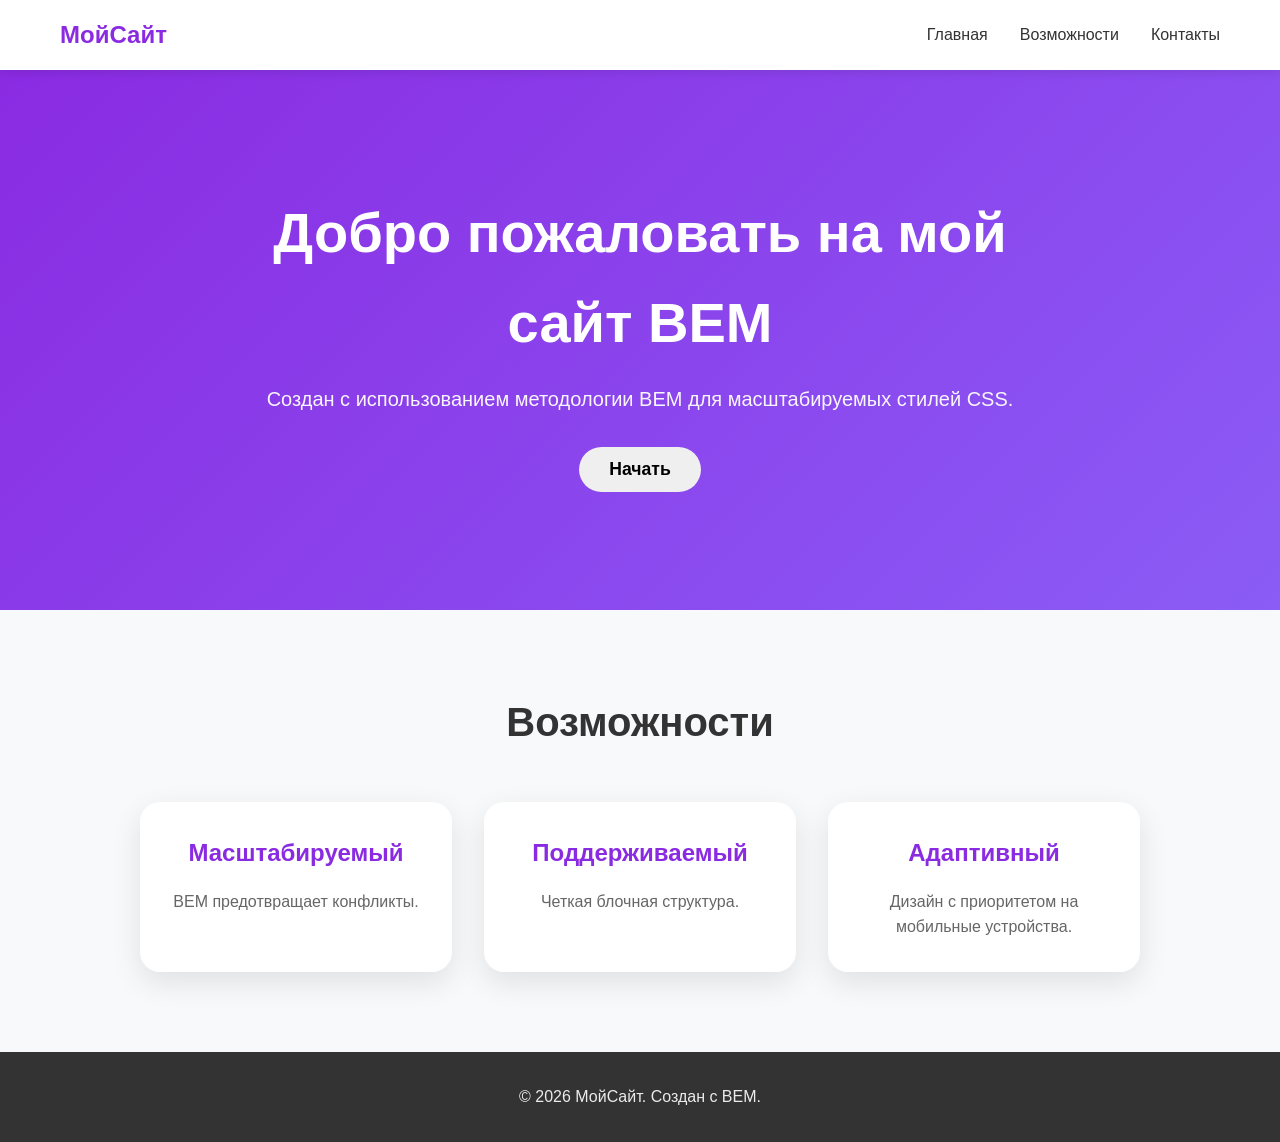
<file: index.html>
<!DOCTYPE html>
<head>
    <meta charset="UTF-8">
    <meta name="viewport" content="width=device-width, initial-scale=1.0">
    <link rel="stylesheet" href="style.css">
<title>Мой сайт BEM</title>
</head>
<body>
    <!-- Header block -->
    <header class="header">
        <div class="header__container">
        <div class="header__logo">МойСайт</div>
            <nav class="header__nav">
                <ul class="header__nav-list">
                    <li class="header__nav-item"><a href="#hero" class="header__nav-link">Главная</a></li>
                    <li class="header__nav-item"><a href="#features" class="header__nav-link">Возможности</a></li>
                    <li class="header__nav-item"><a href="#contact" class="header__nav-link">Контакты</a></li>
                </ul>
            </nav>
        </div>
    </header>

    <!-- Hero block -->
    <main class="hero">
        <div class="hero__container">
            <h1 class="hero__title">Добро пожаловать на мой сайт BEM</h1>
            <p class="hero__subtitle">Создан с использованием методологии BEM для масштабируемых стилей CSS.</p>
            <a href="satana.html"><button class="button">Начать</button></a>
        </div>
    </main>

    <!-- Features block -->
    <section class="features" id="features">
        <div class="features__container">
            <h2 class="features__title">Возможности</h2>
            <div class="features__grid">
                <div class="feature-card">
                    <h3 class="feature-card__title">Масштабируемый</h3>
                    <p class="feature-card__description">BEM предотвращает конфликты.</p>
                </div>
                <div class="feature-card">
                    <h3 class="feature-card__title">Поддерживаемый</h3>
                    <p class="feature-card__description">Четкая блочная структура.</p>
                </div>
                <div class="feature-card">
                    <h3 class="feature-card__title">Адаптивный</h3>
                    <p class="feature-card__description">Дизайн с приоритетом на мобильные устройства.</p>
                </div>
            </div>
        </div>
    </section>

    <!-- Footer block -->
    <footer class="footer" id="contact">
        <div class="footer__container">
            <p class="footer__text">&copy; 2026 МойСайт. Создан с BEM.</p>
        </div>
    </footer>
</body>
</html>
</file>
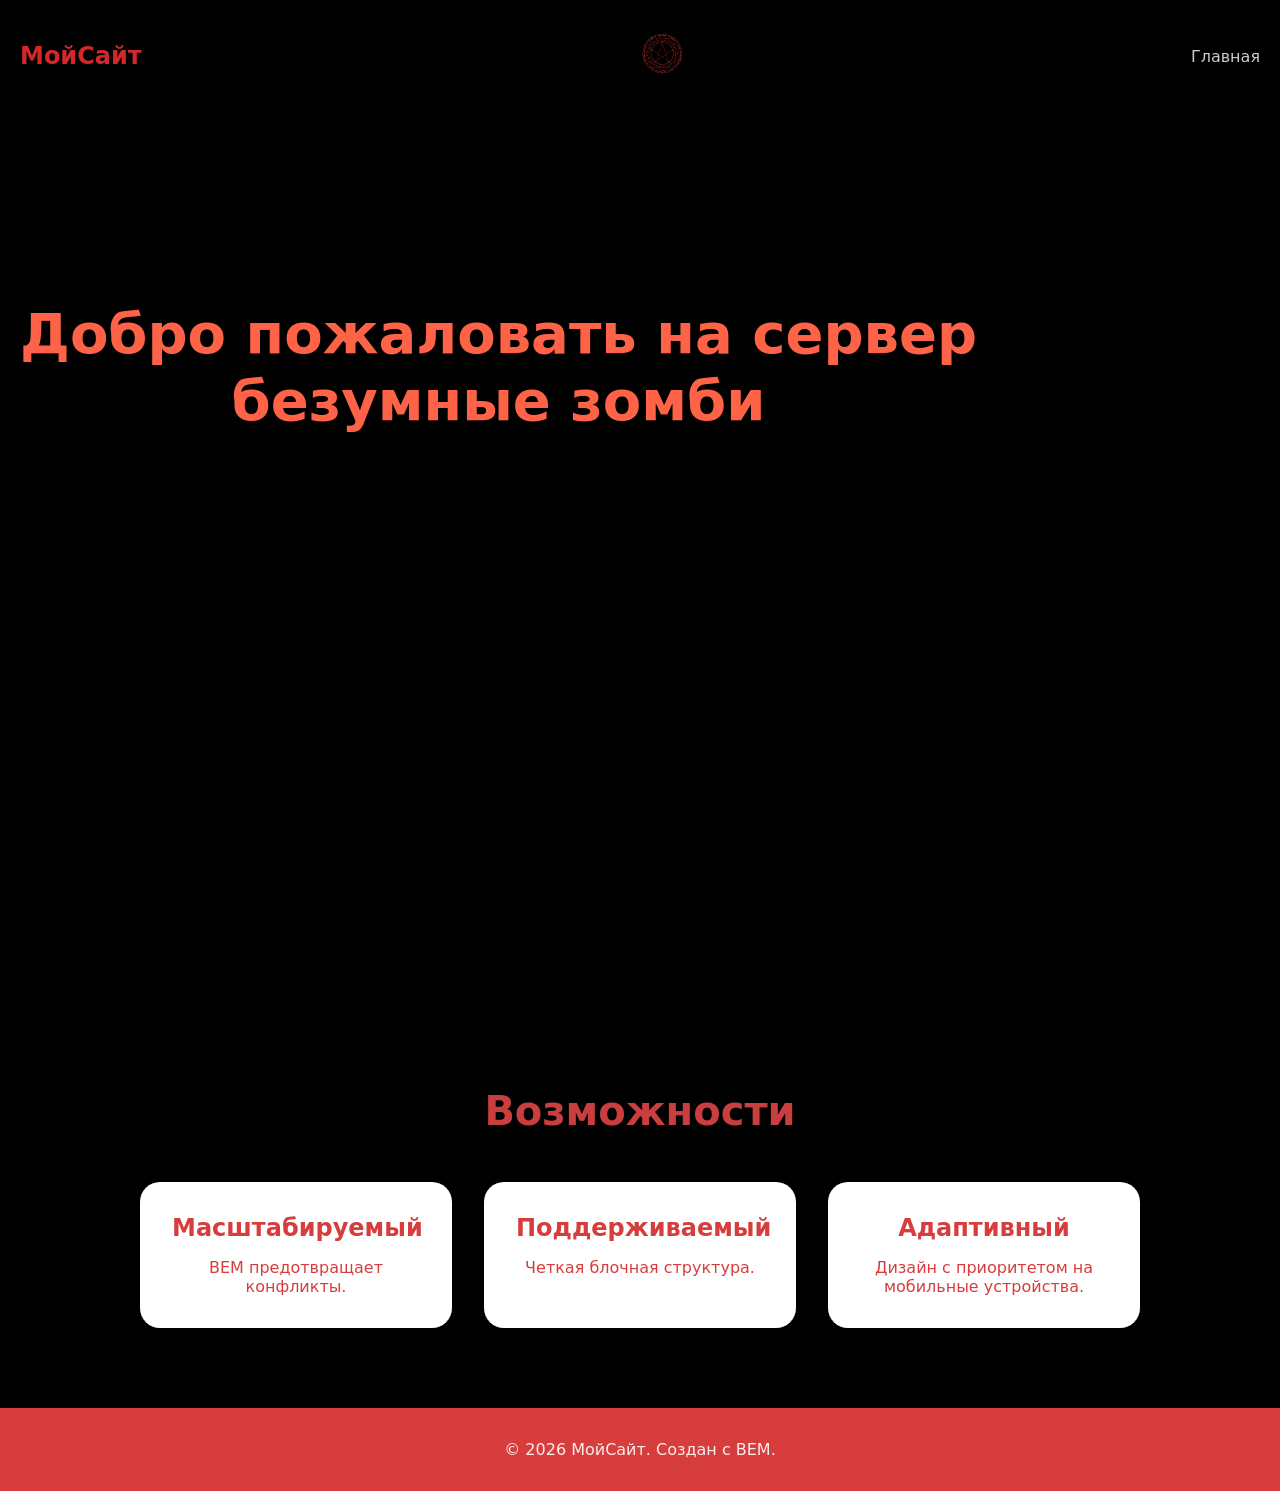
<file: satana.html>
<!DOCTYPE html>
<html lang="en">
<head>
    <meta charset="UTF-8">
    <meta name="viewport" content="width=device-width, initial-scale=1.0">
    <link rel="stylesheet" href="satana.css">
    <title>МойСайт</title>
</head>
<body>
    <header class="header">
<div class="header__container">
            <div class="header__logo">МойСайт</div>
            <img src="background/pdtplf(1).png" alt="Header Image" class="header__image">
            <nav class="header__nav">
                <ul class="header__nav-list">
                    <li class="header__nav-item"><a href="index.html" class="header__nav-link">Главная</a></li>
                </ul>
            </nav>
        </div>
    </header>
    
    <main class="hero">
        <video autoplay muted loop playsinline style="position: absolute; top: 0; left: 0; width: 100%; height: 100%; object-fit: cover; z-index: 1;">
            <source src="./background/Негр крутит головой в меню FNAF 3.mp4" type="video/mp4">
            Your browser does not support the video tag.
        </video>
        <div class="hero-content">
            <div class="header__container">
                <h1 class="hero__title">Добро пожаловать на сервер <br>безумные зомби</h1>
            </div>
        </div>
    </main>

    <section class="features" id="features">
        <div class="features__container">
            <h2 class="features__title">Возможности</h2>
            <div class="features__grid">
                <div class="feature-card">
                    <h3 class="feature-card__title">Масштабируемый</h3>
                    <p class="feature-card__description">BEM предотвращает конфликты.</p>
                </div>
                <div class="feature-card">
                    <h3 class="feature-card__title">Поддерживаемый</h3>
                    <p class="feature-card__description">Четкая блочная структура.</p>
                </div>
                <div class="feature-card">
                    <h3 class="feature-card__title">Адаптивный</h3>
                    <p class="feature-card__description">Дизайн с приоритетом на мобильные устройства.</p>
                </div>
            </div>
        </div>
    </section>

    <!-- Footer block -->
    <footer class="footer" id="contact">
        <div class="footer__container">
            <p class="footer__text">&copy; 2026 МойСайт. Создан с BEM.</p>
        </div>
    </footer>
</body>
</html>
</file>
<file: style.css>
/* BEM Styles for Modern Landing Page */

/* Reset and base */
* {
    margin: 0;
    padding: 0;
    box-sizing: border-box;
}

body {
    font-family: -apple-system, BlinkMacSystemFont, 'Segoe UI', Roboto, sans-serif;
    line-height: 1.6;
    color: #333;
    background-color: #f8f9fa;
}

/* Container utility - now used as class on __container elements */
.header__container,
.hero__container,
.features__container,
.footer__container {
    max-width: 1200px;
    margin: 0 auto;
    padding: 0 20px;
}

/* Header block */
.header {
    background: white;
    box-shadow: 0 2px 10px rgba(0,0,0,0.1);
    position: sticky;
    top: 0;
    z-index: 100;
}

.header__container {
    display: flex;
    justify-content: space-between;
    align-items: center;
    padding: 1rem 20px;
}

.header__logo {
    font-size: 1.5rem;
    font-weight: bold;
    color: blueviolet;
}

.header__nav-list {
    display: flex;
    list-style: none;
    gap: 2rem;
}

.header__nav-link {
    text-decoration: none;
    color: #333;
    font-weight: 500;
    transition: color 0.3s;
}

.header__nav-link:hover {
    color: blueviolet;
}

/* Hero block */
.hero {
    background: linear-gradient(135deg, blueviolet 0%, #8b5cf6 100%);
    color: white;
    padding: 100px 0;
    text-align: center;
    min-height: 60vh;
    display: flex;
    align-items: center;
}

.hero__container {
    max-width: 800px;
    margin: 0 auto;
}

.hero__title {
    font-size: 3.5rem;
    margin-bottom: 1rem;
    font-weight: 700;
}

.hero__subtitle {
    font-size: 1.25rem;
    margin-bottom: 2rem;
    opacity: 0.95;
}

/* Button block */
.button {
    padding: 12px 30px;
    border: none;
    border-radius: 50px;
    font-size: 1.1rem;
    font-weight: 600;
    cursor: pointer;
    transition: all 0.3s;
    text-decoration: none;
    display: inline-block;
}

.button--primary {
    background: white;
    color: blueviolet;
}

.button--primary:hover {
    background: #f3e8ff;
    transform: translateY(-2px);
    box-shadow: 0 10px 20px rgba(0,0,0,0.2);
}

/* Features block */
.features {
    padding: 80px 0;
}

.features__container {
    text-align: center;
}

.features__title {
    font-size: 2.5rem;
    margin-bottom: 3rem;
    color: #333;
}

.features__grid {
    display: grid;
    grid-template-columns: repeat(auto-fit, minmax(300px, 1fr));
    gap: 2rem;
    max-width: 1000px;
    margin: 0 auto;
}

/* Feature-card block */
.feature-card {
    background: white;
    padding: 2rem;
    border-radius: 20px;
    box-shadow: 0 10px 30px rgba(0,0,0,0.1);
    transition: transform 0.3s;
}

.feature-card:hover {
    transform: translateY(-10px);
}

.feature-card__title {
    font-size: 1.5rem;
    margin-bottom: 1rem;
    color: blueviolet;
}

.feature-card__description {
    color: #666;
}

/* Footer block */
.footer {
    background: #333;
    color: white;
    text-align: center;
    padding: 2rem 0;
}

.footer__text {
    opacity: 0.9;
}

/* Responsive */
@media (max-width: 768px) {
    .header__nav-list {
        flex-direction: column;
        gap: 1rem;
        position: absolute;
        top: 100%;
        left: 0;
        right: 0;
        background: white;
        padding: 1rem;
        box-shadow: 0 10px 20px rgba(0,0,0,0.1);
        display: none;
    }

    .header__nav-list.header__nav-list--active {
        display: flex;
    }

    .hero__title {
        font-size: 2.5rem;
    }

    .features {
        padding: 40px 0;
    }
}
</file>
<file: satana.css>
* {
    margin: 0;
    padding: 0;
    box-sizing: border-box;
}

body {
    background-color: black;
    color: white;
    font-family: system-ui, -apple-system, sans-serif;
    overflow-x: hidden;
}

/* No previous styles needed to override */

.header__logo {
    font-size: 1.5rem;
    font-weight: bold;
    color: rgb(212, 39, 39);
}

.header__nav-list {
    display: flex;
    list-style: none;
    gap: 2rem;
}

.header__nav-item {
    list-style: none;
}

.header__nav-link {
    text-decoration: none;
    color: #ccc;
    font-weight: 500;
    transition: color 0.3s;
}

.header__nav-link:hover {
    color: rgb(212, 39, 39);
}

.header__image {
    width: 80px;
    height: 80px;
    object-fit: cover;
    border-radius: 50%;
    flex-shrink: 0;
}

.header__container {
    display: flex;
    justify-content: space-between;
    align-items: center;
    padding: 1rem 20px;
    background-color: rgba(0,0,0,0.8); /* Semi-transparent black for header */
    backdrop-filter: blur(10px);
}

.hero {
    position: relative;
    margin-top: -4px;
    min-height: 100vh;
    overflow: hidden;
    width: 100%;
    top: 0;
    left: 0;
    background-color: black; /* Fallback black */
}

.hero video {
    position: absolute;
    top: 0;
    left: 0;
    width: 100%;
    height: 100%;
    object-fit: cover;
    z-index: -1;
}

.hero .header__container {
    position: relative;
    z-index: 2;
    color: white;
    text-align: center;
    padding: 12rem 20px 2rem;
    margin: 0;
    max-width: none;
    width: 100%;
    background: transparent;
}

.hero__title {
    font-size: 3.5rem;
    font-weight: bold;
    text-shadow: 3px 3px 6px rgba(0,0,0,1);
    margin: 0;
    line-height: 1.2;
    color: tomato;
}

@media (max-width: 768px) {
    .hero .header__container {
        padding: 8rem 20px 2rem;
    }
    
    .hero__title {
        font-size: 2rem;
    }
}

/* Features block */
.features {
    padding: 80px 0;
}

.features__container {
    text-align: center;
}

.features__title {
    font-size: 2.5rem;
    margin-bottom: 3rem;
    color: #c93e3e;
}

.features__grid {
    display: grid;
    grid-template-columns: repeat(auto-fit, minmax(300px, 1fr));
    gap: 2rem;
    max-width: 1000px;
    margin: 0 auto;
}

/* Feature-card block */
.feature-card {
    background: white;
    padding: 2rem;
    border-radius: 20px;
    box-shadow: 0 10px 30px rgba(0,0,0,0.1);
    transition: transform 0.3s;
}

.feature-card:hover {
    transform: translateY(-10px);
}

.feature-card__title {
    font-size: 1.5rem;
    margin-bottom: 1rem;
    color: rgb(216, 61, 61);
}

.feature-card__description {
    color: rgb(216, 61, 61);
}

/* Footer block */
.footer {
    background: rgb(216, 61, 61);
    color: white;
    text-align: center;
    padding: 2rem 0;
}

.footer__text {
    opacity: 0.9;
}

/* Responsive */
@media (max-width: 768px) {
    .header__nav-list {
        flex-direction: column;
        gap: 1rem;
        position: absolute;
        top: 100%;
        left: 0;
        right: 0;
        background: white;
        padding: 1rem;
        box-shadow: 0 10px 20px rgba(0,0,0,0.1);
        display: none;
    }

    .header__nav-list.header__nav-list--active {
        display: flex;
    }

    .hero__title {
        font-size: 2.5rem;
    }

    .features {
        padding: 40px 0;
    }
}
</file>
